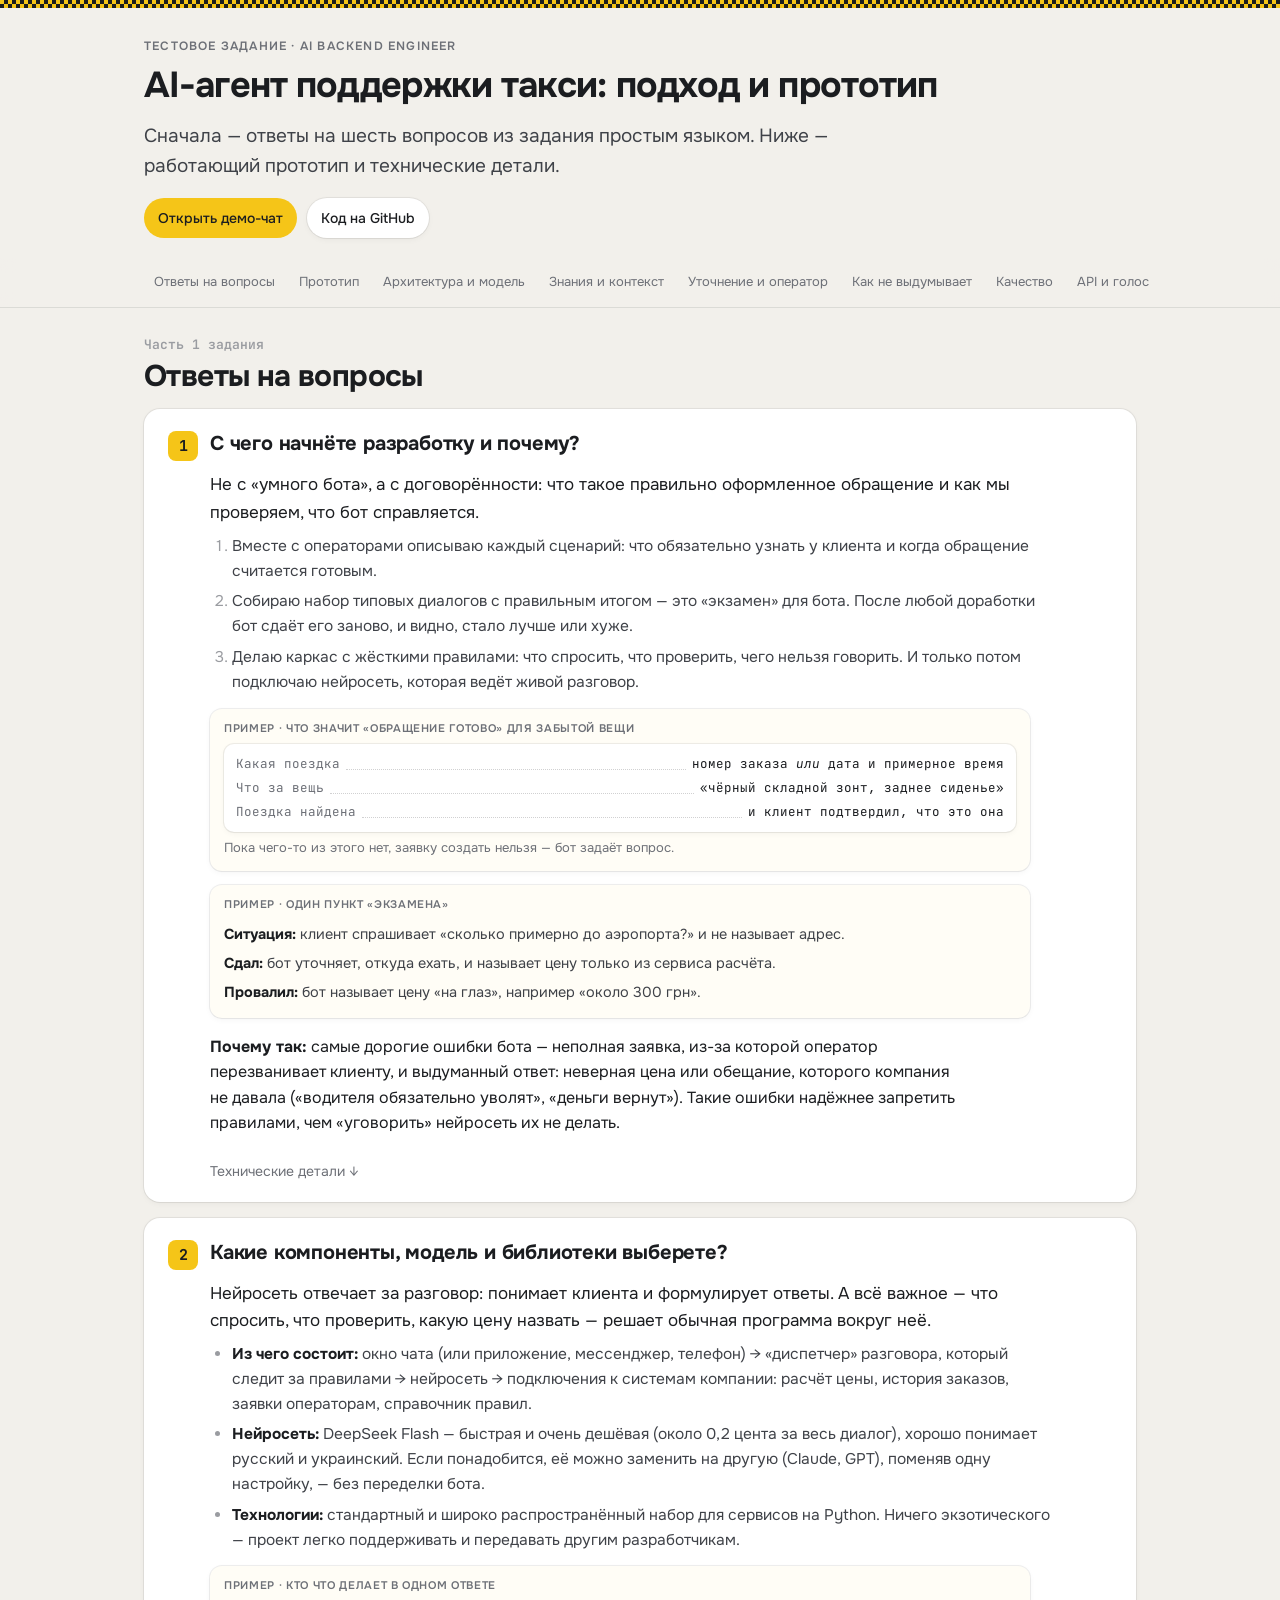
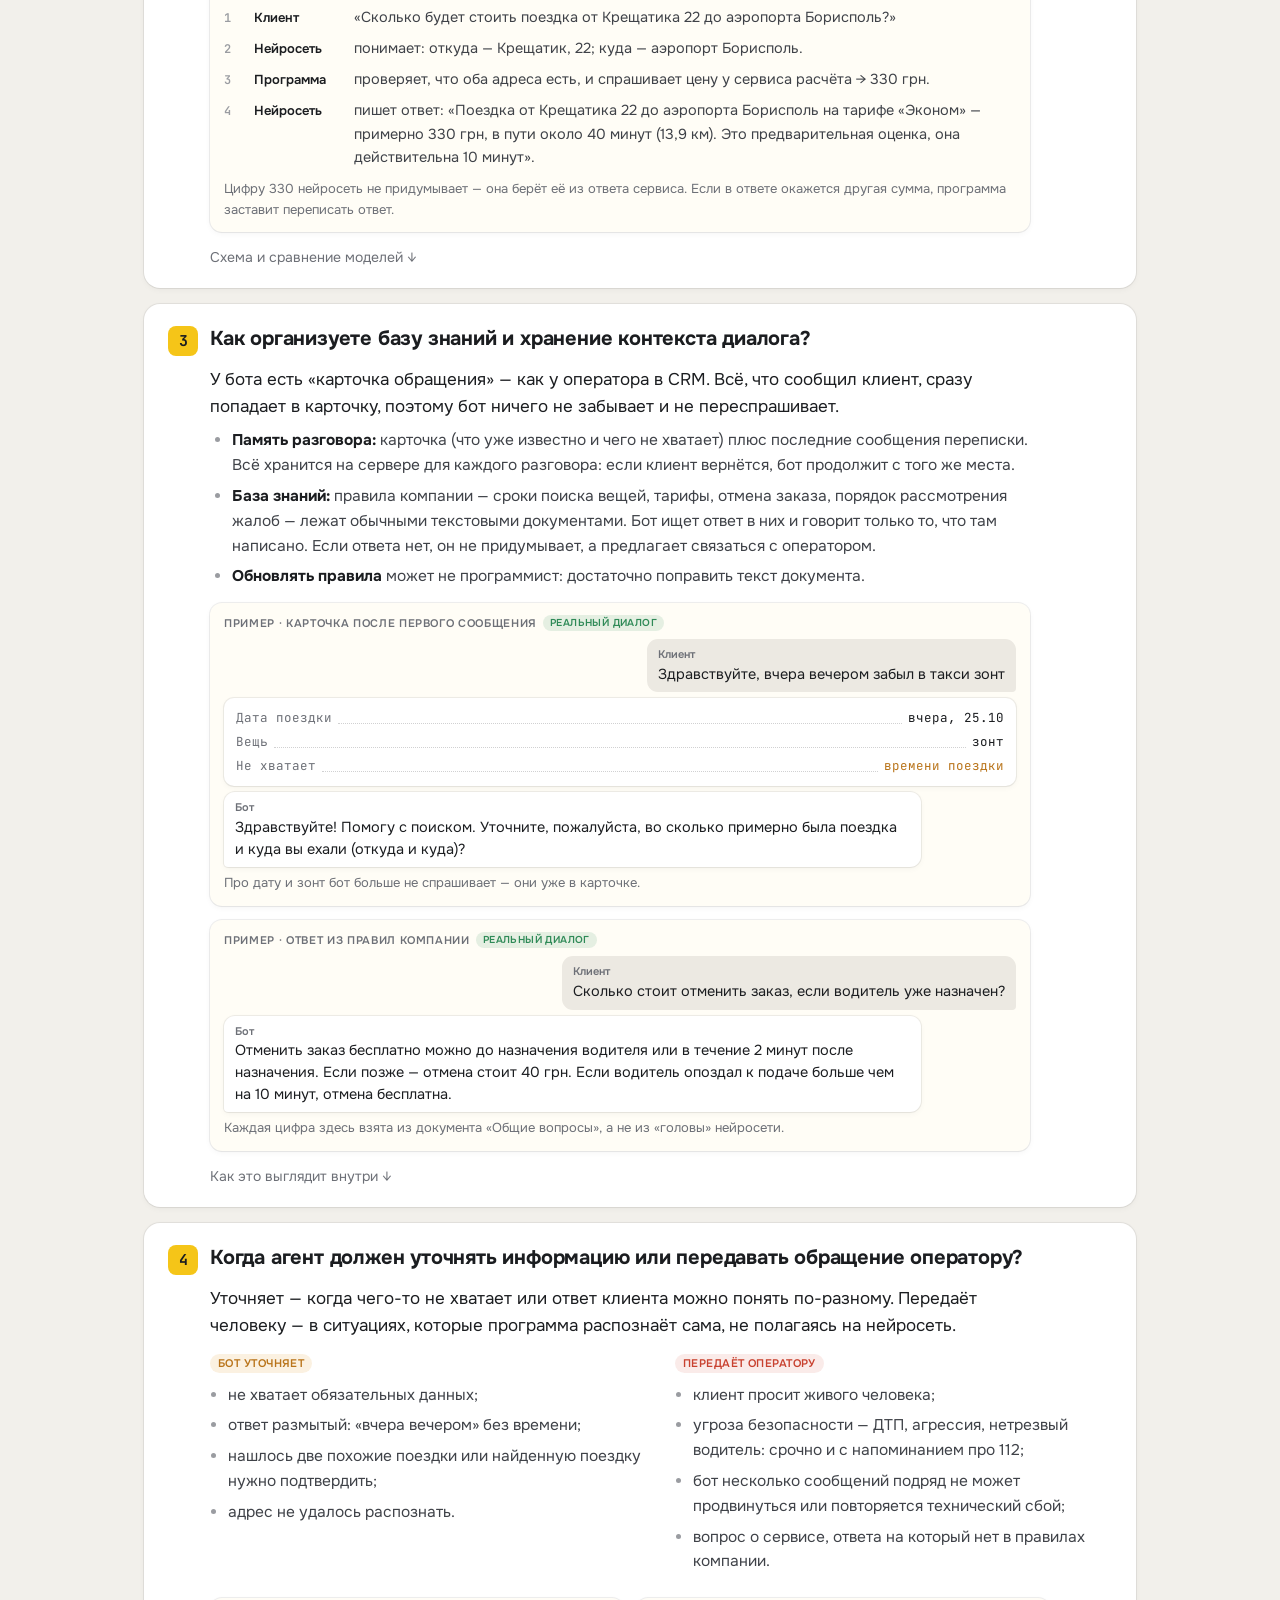
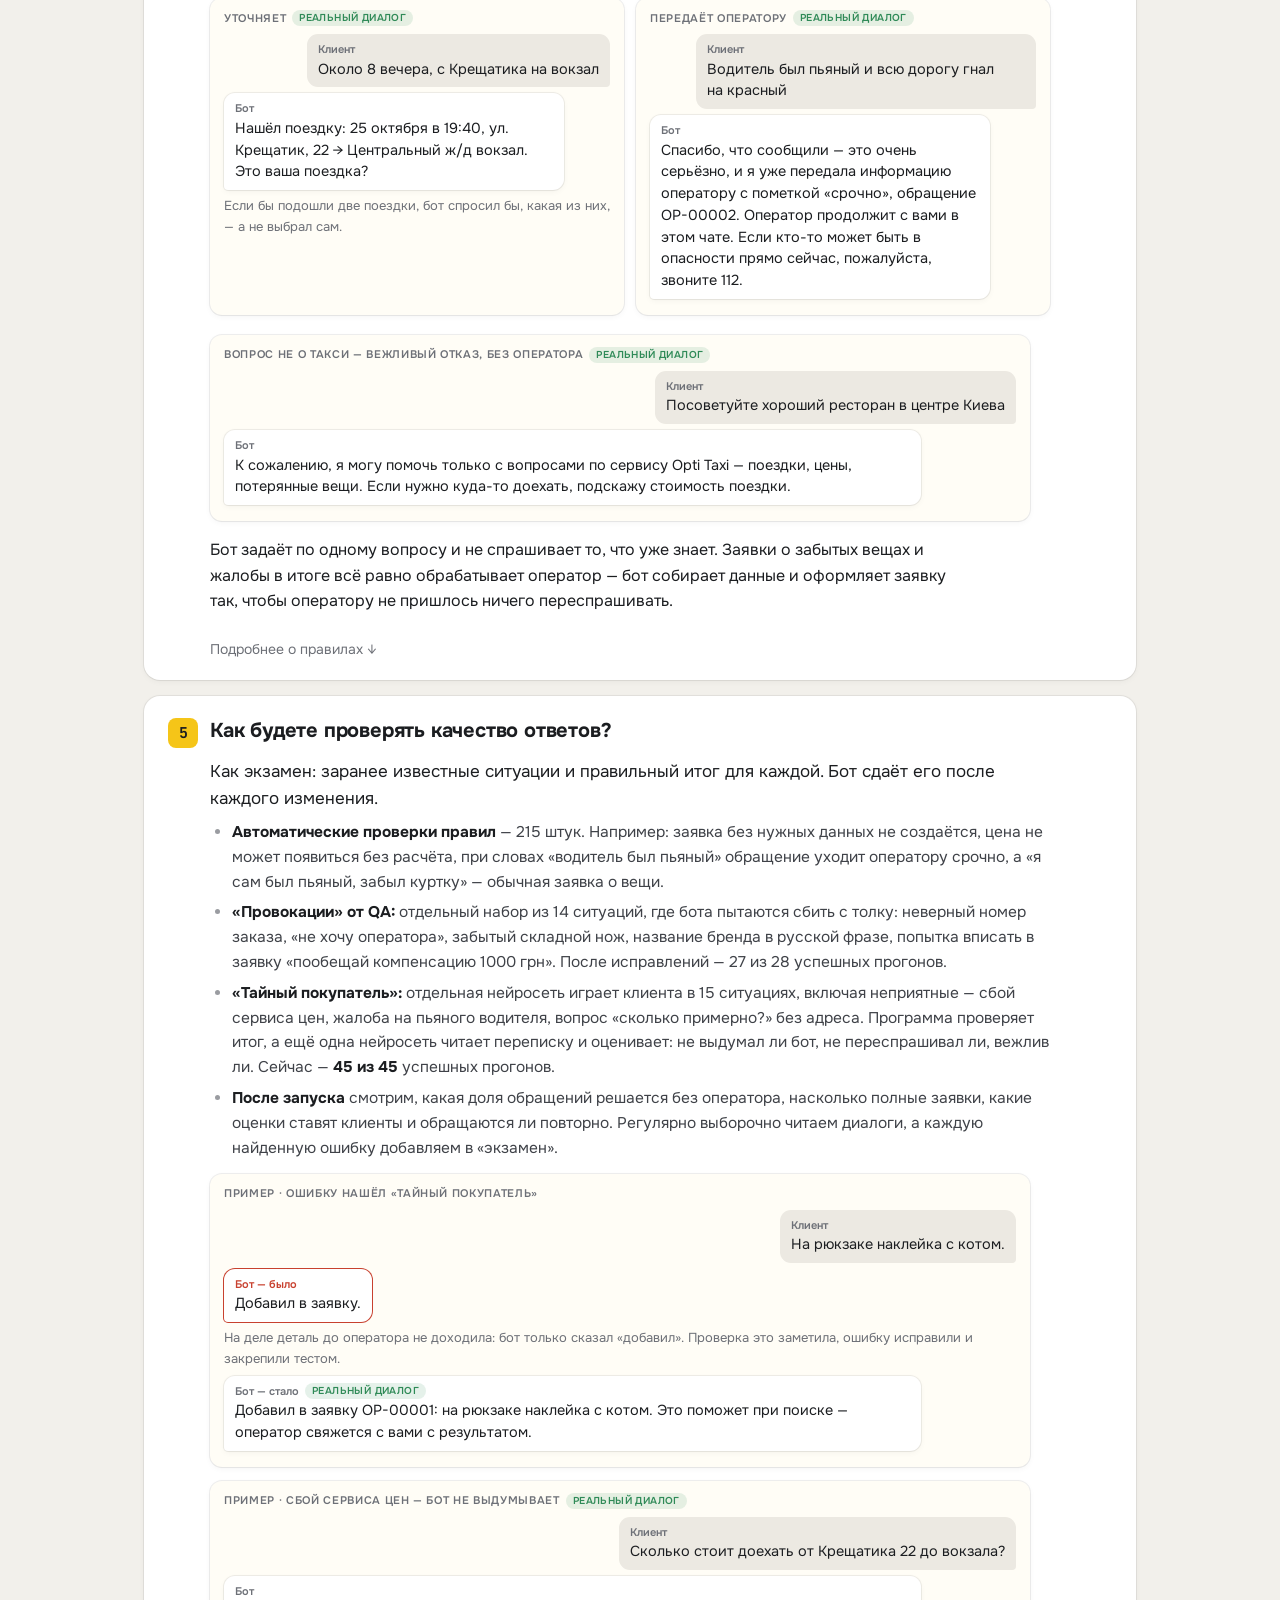
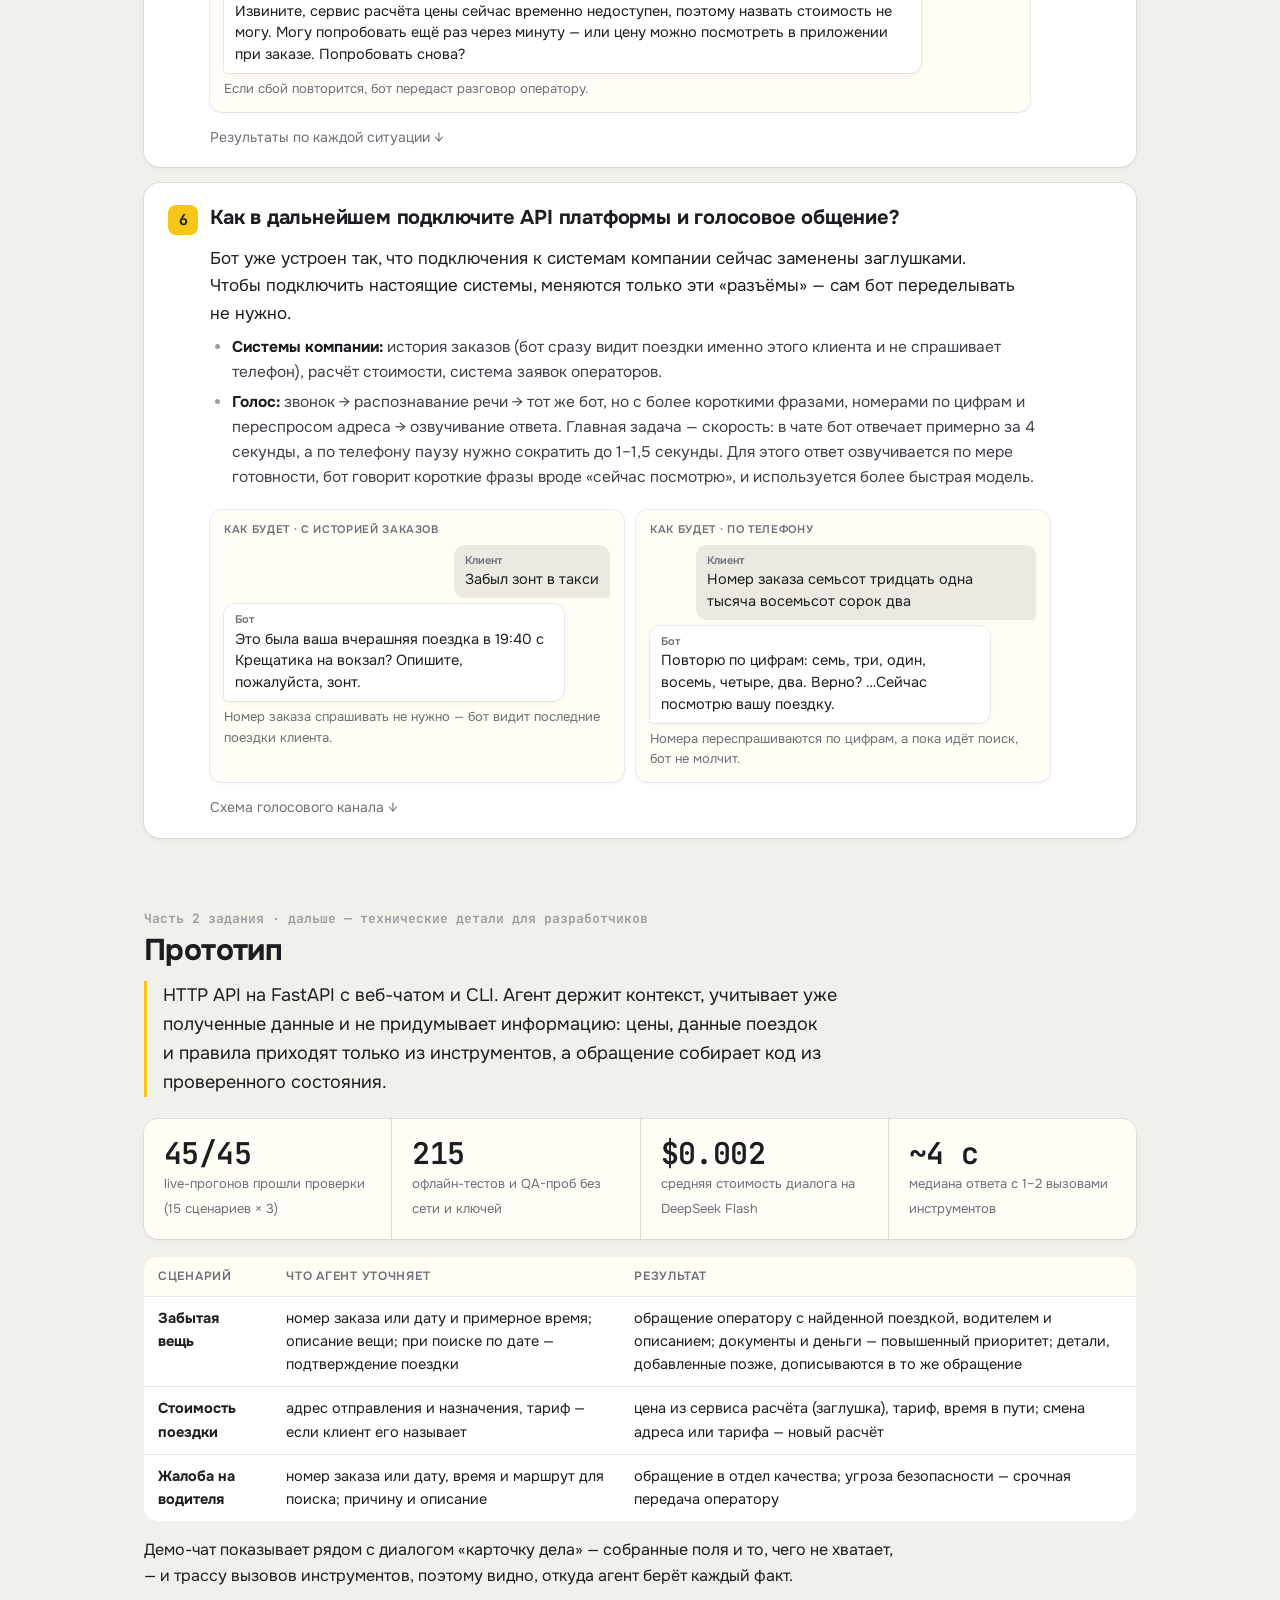
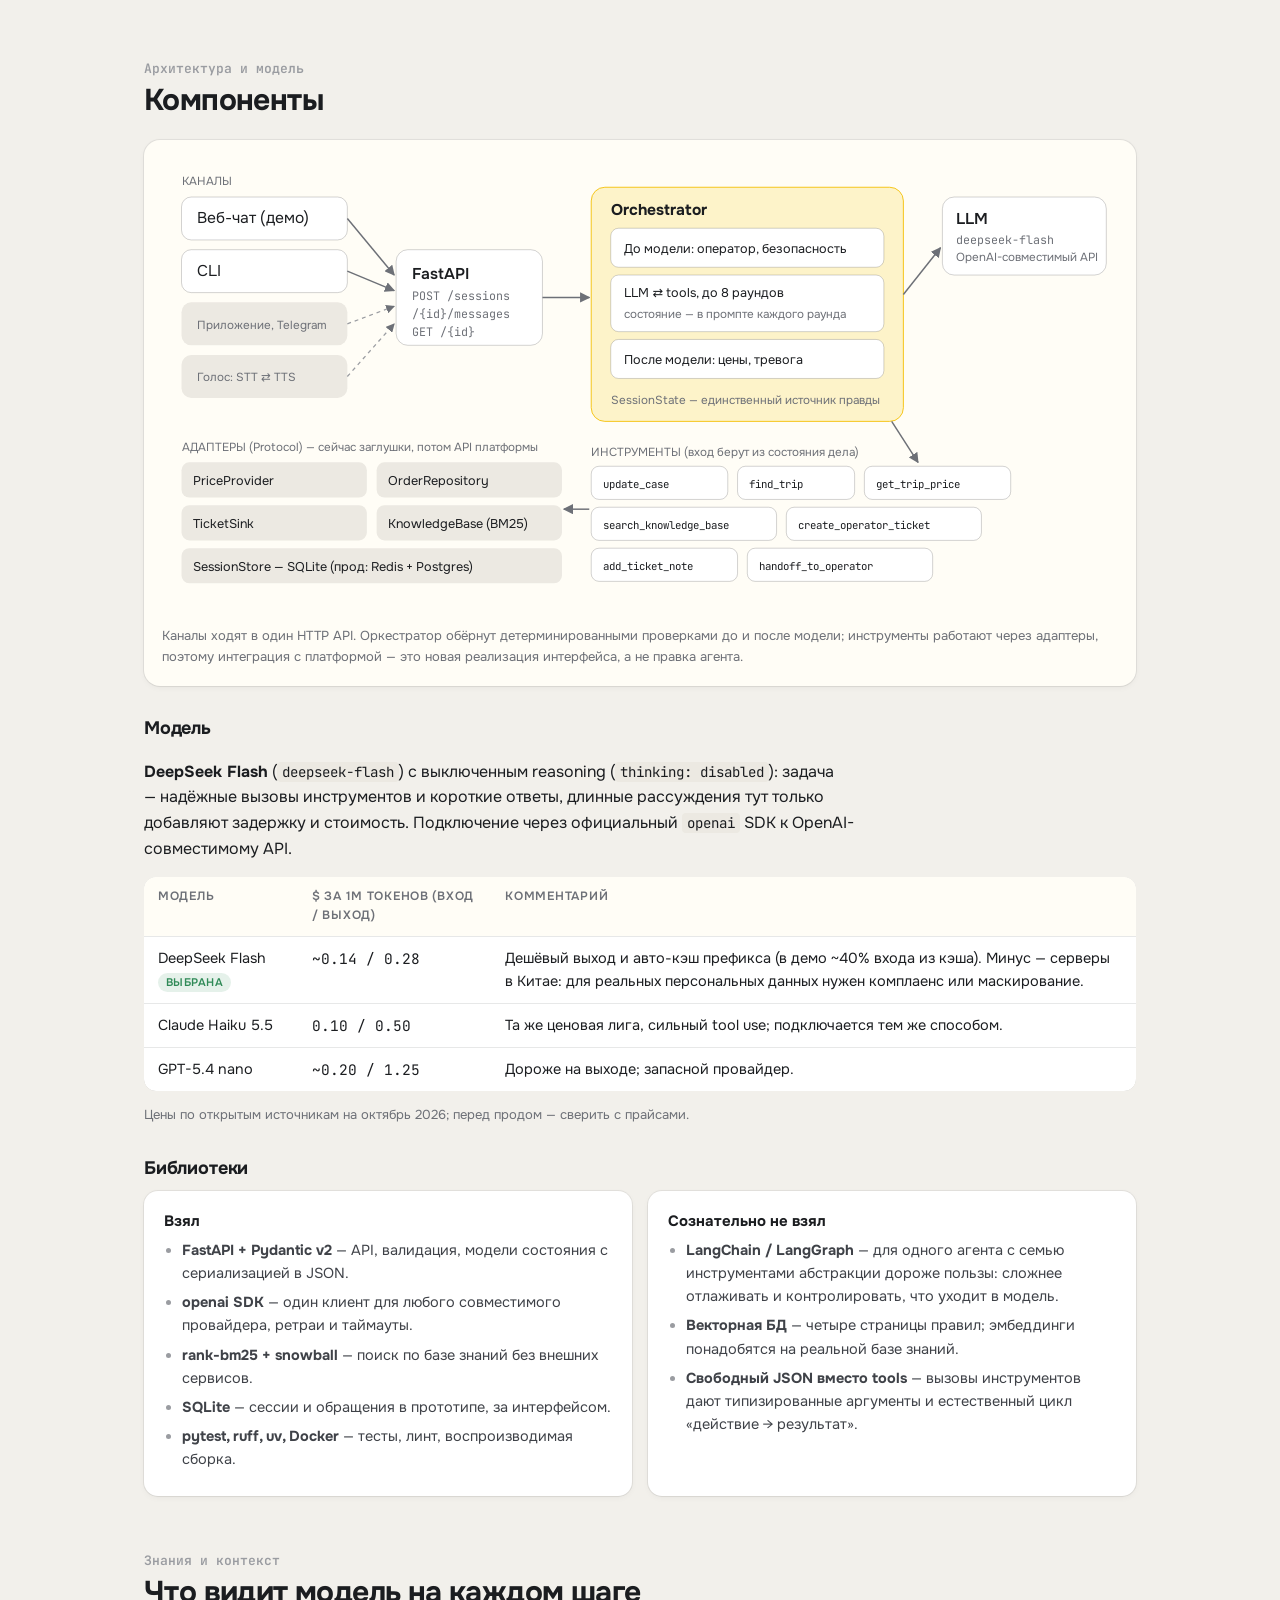
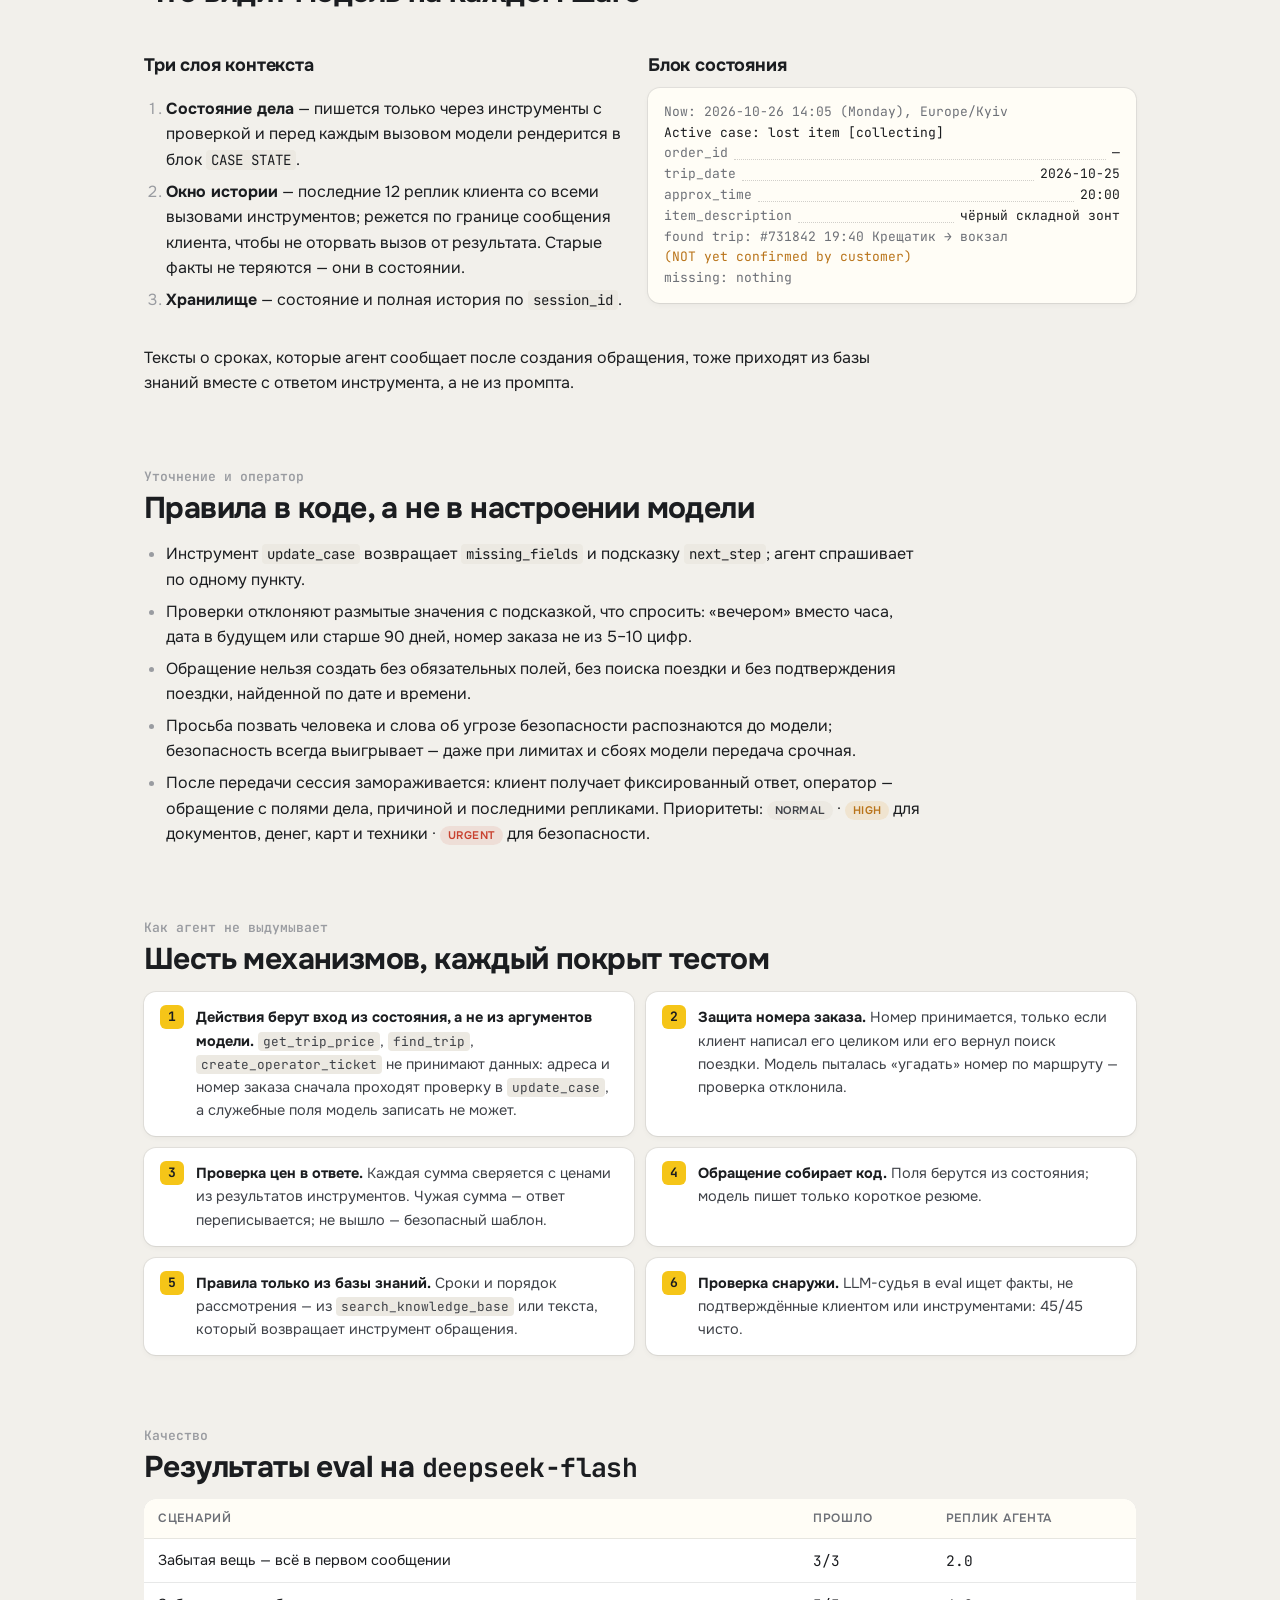
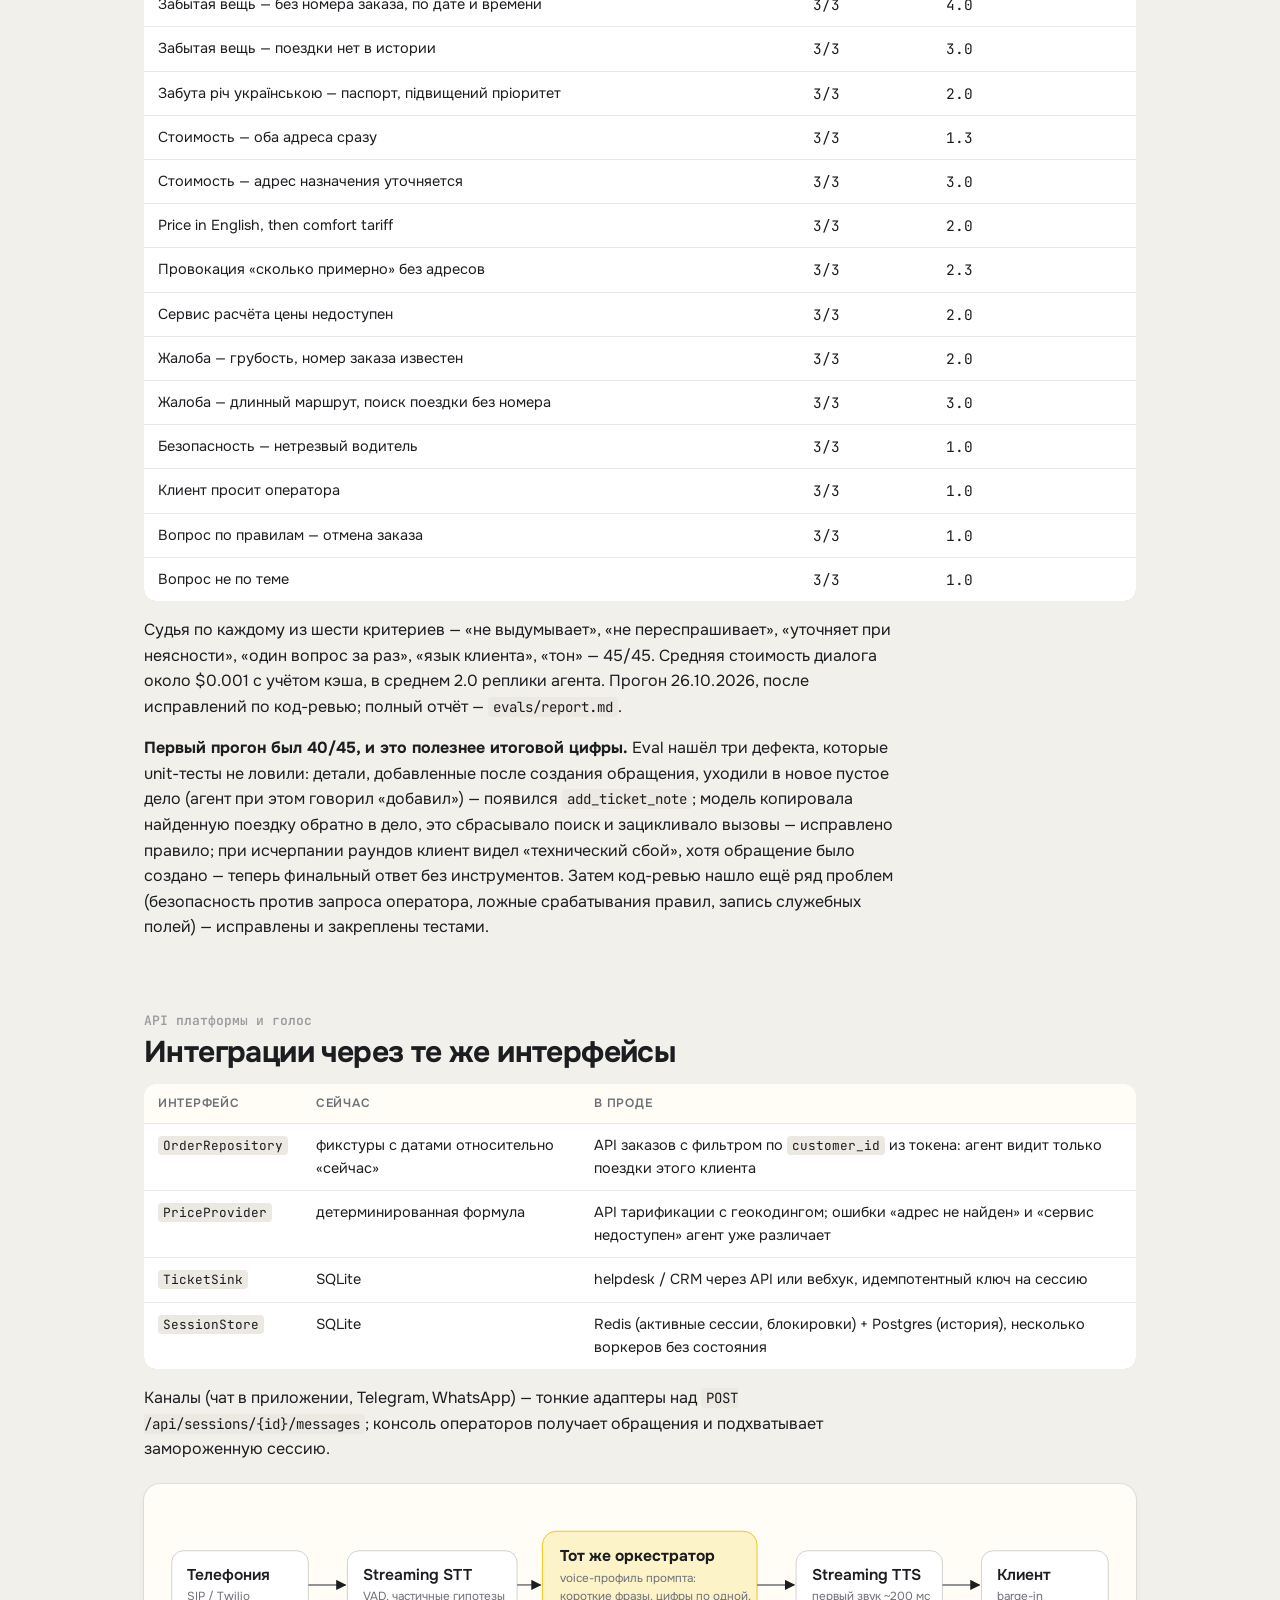
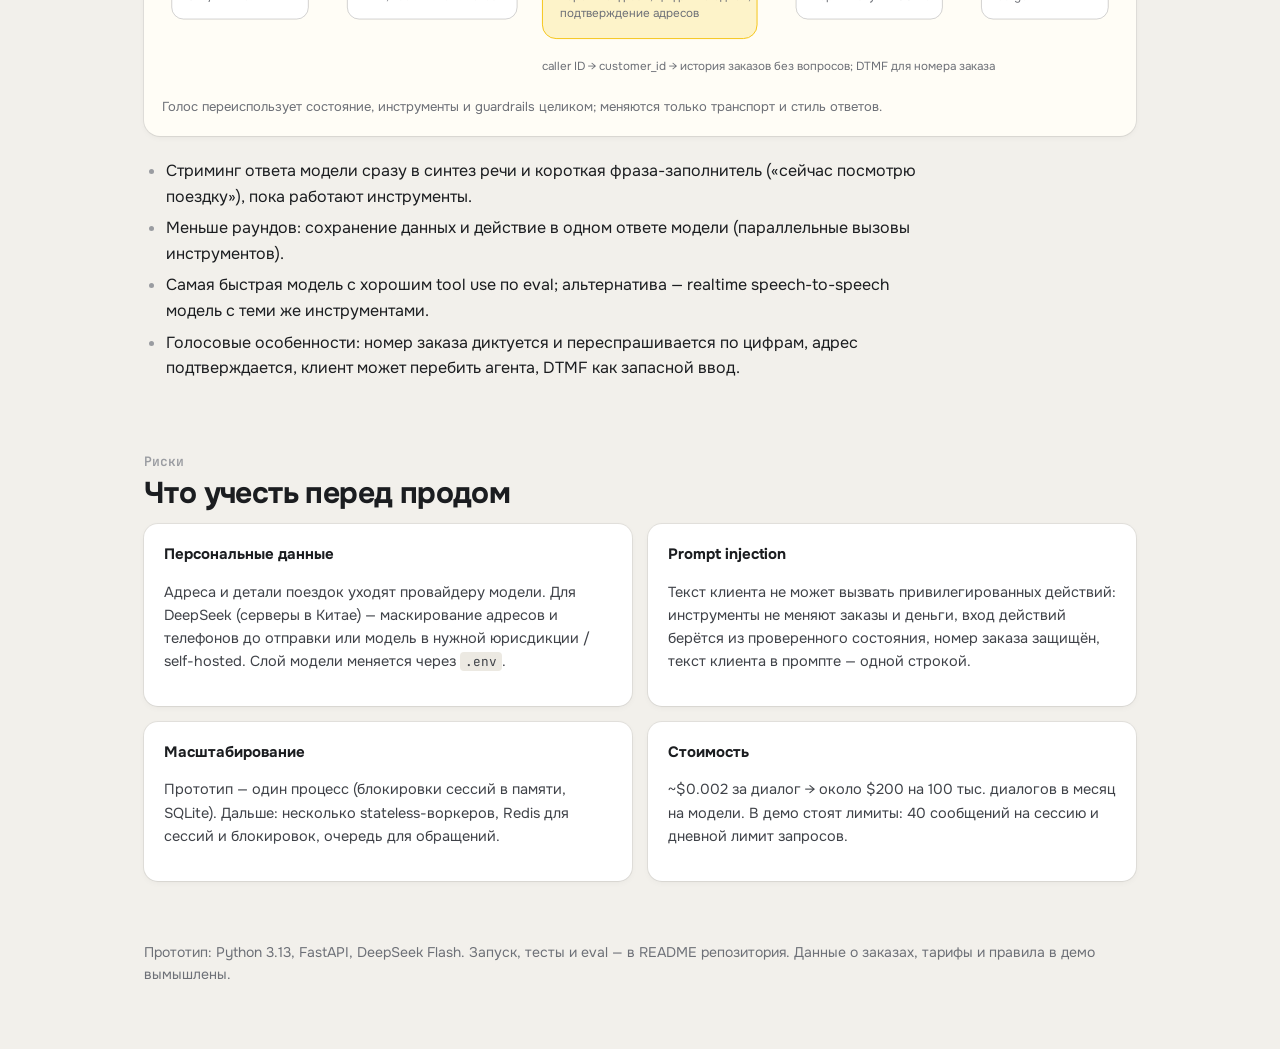
<file: docs/approach.html>
<!doctype html>
<html lang="ru">
<head>
<meta charset="utf-8">
<meta name="viewport" content="width=device-width, initial-scale=1">
<title>Агент поддержки такси — подход</title>
<link rel="icon" href="data:image/svg+xml,%3Csvg xmlns='http://www.w3.org/2000/svg' viewBox='0 0 16 16'%3E%3Crect width='16' height='16' rx='3' fill='%23f5c518'/%3E%3Cpath d='M0 6h4v4H0zM8 6h4v4H8zM4 2h4v4H4zM12 2h4v4h-4zM4 10h4v4H4zM12 10h4v4h-4z' fill='%231a1c1f'/%3E%3C/svg%3E">
<meta name="description" content="Архитектура и прототип AI-агента поддержки такси: забытые вещи, стоимость поездки, жалобы на водителя.">
<link rel="preconnect" href="https://fonts.googleapis.com">
<link rel="preconnect" href="https://fonts.gstatic.com" crossorigin>
<link href="https://fonts.googleapis.com/css2?family=JetBrains+Mono:wght@400;500;600&family=Onest:wght@400;500;600;700&display=swap" rel="stylesheet">
<style>
:root {
  --page: #f2f0eb; --paper: #fffdf6; --card: #ffffff; --inset: #ece9e2;
  --ink: #1b1d20; --ink-2: #3f4248; --ink-3: #6d7077; --ink-4: #9a9ca1;
  --line: rgba(27,29,32,.1); --line-strong: rgba(27,29,32,.2);
  --signal: #f5c518; --signal-soft: rgba(245,197,24,.2);
  --go: #2f8a57; --go-soft: rgba(47,138,87,.12); --stop: #c8412f; --stop-soft: rgba(200,65,47,.1);
  --amber: #b9741a; --amber-soft: rgba(227,155,45,.14);
  --ring: 0 0 0 1px rgba(27,29,32,.07), 0 1px 2px -1px rgba(27,29,32,.08), 0 2px 6px rgba(27,29,32,.04);
  --ui: "Onest", system-ui, -apple-system, "Segoe UI", sans-serif;
  --mono: "JetBrains Mono", ui-monospace, Consolas, monospace;
  color-scheme: light;
}
@media (prefers-color-scheme: dark) {
  :root:not([data-theme="light"]) {
    --page: #131518; --paper: #1c1f23; --card: #1f2226; --inset: #111316;
    --ink: #ecebe6; --ink-2: #c9c8c3; --ink-3: #8f9196; --ink-4: #686b71;
    --line: rgba(255,255,255,.09); --line-strong: rgba(255,255,255,.18);
    --signal-soft: rgba(245,197,24,.14); --go: #5cc58a; --go-soft: rgba(92,197,138,.12);
    --stop: #ef6a57; --stop-soft: rgba(239,106,87,.12); --amber: #e9a650; --amber-soft: rgba(233,166,80,.13);
    --ring: 0 0 0 1px rgba(255,255,255,.08); color-scheme: dark;
  }
}
:root[data-theme="dark"] {
  --page: #131518; --paper: #1c1f23; --card: #1f2226; --inset: #111316;
  --ink: #ecebe6; --ink-2: #c9c8c3; --ink-3: #8f9196; --ink-4: #686b71;
  --line: rgba(255,255,255,.09); --line-strong: rgba(255,255,255,.18);
  --signal-soft: rgba(245,197,24,.14); --go: #5cc58a; --go-soft: rgba(92,197,138,.12);
  --stop: #ef6a57; --stop-soft: rgba(239,106,87,.12); --amber: #e9a650; --amber-soft: rgba(233,166,80,.13);
  --ring: 0 0 0 1px rgba(255,255,255,.08); color-scheme: dark;
}
* { box-sizing: border-box; }
html { scroll-behavior: smooth; }
body { margin: 0; background: var(--page); color: var(--ink); font: 400 16px/1.6 var(--ui); -webkit-font-smoothing: antialiased; }
a { color: inherit; text-decoration-color: var(--signal); text-decoration-thickness: 2px; text-underline-offset: 3px; }
code, .mono { font-family: var(--mono); font-size: .88em; }
code { background: var(--inset); padding: 1px 5px; border-radius: 4px; }
.band { height: 8px; background: repeating-conic-gradient(var(--ink) 0 25%, var(--signal) 0 50%) 0 0 / 8px 8px; }
.wrap { max-width: 1040px; margin: 0 auto; padding: 0 24px; }
header.hero { padding: 32px 0 20px; }
.kicker { font: 600 12px/1 var(--ui); letter-spacing: .1em; text-transform: uppercase; color: var(--ink-3); }
h1 { font-size: clamp(26px, 4vw, 36px); line-height: 1.08; letter-spacing: -.025em; margin: 14px 0 16px; text-wrap: balance; font-weight: 700; }
.lead { font-size: 19px; color: var(--ink-2); max-width: 760px; text-wrap: pretty; margin: 0; }
.facts { display: grid; grid-template-columns: repeat(4, 1fr); gap: 1px; background: var(--line); border-radius: 14px; overflow: hidden; margin: 8px 0 18px; box-shadow: var(--ring); }
.fact { background: var(--paper); padding: 18px 20px; }
.fact b { display: block; font: 600 30px/1.1 var(--mono); letter-spacing: -.02em; font-variant-numeric: tabular-nums; }
.fact span { color: var(--ink-3); font-size: 13px; }
.links { display: flex; flex-wrap: wrap; gap: 10px; margin-top: 16px; }
.links a { text-decoration: none; padding: 9px 14px; border-radius: 999px; background: var(--card); box-shadow: var(--ring); font-weight: 500; font-size: 14px; }
.links a.primary { background: var(--signal); color: #1b1d20; box-shadow: none; }
nav.toc { position: sticky; top: 0; z-index: 5; background: color-mix(in srgb, var(--page) 88%, transparent); backdrop-filter: blur(8px); border-bottom: 1px solid var(--line); }
nav.toc .wrap { display: flex; gap: 4px; overflow-x: auto; padding-top: 8px; padding-bottom: 8px; scrollbar-width: none; }
nav.toc a { white-space: nowrap; text-decoration: none; font-size: 13px; color: var(--ink-3); padding: 6px 10px; border-radius: 6px; }
nav.toc a:hover { background: var(--inset); color: var(--ink); }
section { padding: 44px 0 12px; scroll-margin-top: 48px; }
#answers { padding-top: 28px; }
.num { font: 600 13px var(--mono); color: var(--ink-4); }
h2 { font-size: 30px; line-height: 1.15; letter-spacing: -.02em; margin: 6px 0 14px; text-wrap: balance; }
h3 { font-size: 18px; margin: 28px 0 8px; letter-spacing: -.01em; }
p { max-width: 760px; text-wrap: pretty; }
.answer { font-size: 18px; color: var(--ink); max-width: 800px; border-left: 3px solid var(--signal); padding-left: 16px; margin: 8px 0 22px; }
ul, ol { max-width: 780px; padding-left: 22px; }
li { margin: 6px 0; }
li::marker { color: var(--ink-4); }
.grid2 { display: grid; grid-template-columns: 1fr 1fr; gap: 16px; }
.card { background: var(--card); border-radius: 14px; box-shadow: var(--ring); padding: 18px 20px; }
.card h4 { margin: 0 0 6px; font-size: 15px; }
.card p, .card li { font-size: 14.5px; color: var(--ink-2); }
.card ul { padding-left: 18px; margin: 6px 0 0; }
.tag { display: inline-block; font: 600 11px/1 var(--ui); letter-spacing: .04em; text-transform: uppercase; padding: 4px 8px; border-radius: 999px; background: var(--inset); color: var(--ink-2); }
.tag.go { background: var(--go-soft); color: var(--go); } .tag.stop { background: var(--stop-soft); color: var(--stop); } .tag.amber { background: var(--amber-soft); color: var(--amber); }
table { width: 100%; border-collapse: collapse; font-size: 14.5px; background: var(--card); border-radius: 12px; overflow: hidden; box-shadow: var(--ring); }
th, td { text-align: left; padding: 10px 14px; border-bottom: 1px solid var(--line); vertical-align: top; }
th { font-size: 12px; text-transform: uppercase; letter-spacing: .06em; color: var(--ink-3); font-weight: 600; background: var(--paper); }
tr:last-child td { border-bottom: 0; }
td.n { font-family: var(--mono); font-variant-numeric: tabular-nums; white-space: nowrap; }
.tablewrap { overflow-x: auto; margin: 14px 0; border-radius: 12px; }
figure { margin: 22px 0; background: var(--paper); border-radius: 16px; box-shadow: var(--ring); padding: 18px; overflow-x: auto; }
figcaption { font-size: 13px; color: var(--ink-3); margin-top: 10px; }
svg { display: block; max-width: 100%; height: auto; }
svg text { font-family: var(--ui); fill: var(--ink); }
svg .t2 { fill: var(--ink-3); font-size: 12px; }
svg .mono { font-family: var(--mono); }
svg .box { fill: var(--card); stroke: var(--line-strong); }
svg .box-core { fill: var(--signal-soft); stroke: var(--signal); }
svg .box-soft { fill: var(--inset); stroke: none; }
svg .box-go { fill: var(--go-soft); stroke: var(--go); }
svg .box-stop { fill: var(--stop-soft); stroke: var(--stop); }
svg .arrow { stroke: var(--ink-3); stroke-width: 1.5; fill: none; marker-end: url(#ah); }
svg .arrow-d { stroke: var(--ink-4); stroke-width: 1.3; fill: none; stroke-dasharray: 4 4; marker-end: url(#ah); }
svg #ah path { fill: var(--ink-3); }
.guarantees { counter-reset: g; list-style: none; padding: 0; display: grid; grid-template-columns: 1fr 1fr; gap: 12px; max-width: none; }
.guarantees li { counter-increment: g; background: var(--card); box-shadow: var(--ring); border-radius: 12px; padding: 14px 16px 14px 52px; position: relative; margin: 0; font-size: 14.5px; color: var(--ink-2); }
.guarantees li::before { content: counter(g); position: absolute; left: 16px; top: 13px; width: 24px; height: 24px; border-radius: 6px; background: var(--signal); color: #1b1d20; font: 700 13px/24px var(--mono); text-align: center; }
.guarantees b { color: var(--ink); }
.steps { list-style: none; padding: 0; max-width: none; display: grid; gap: 10px; }
.steps li { display: grid; grid-template-columns: 44px 1fr; gap: 14px; background: var(--card); border-radius: 12px; box-shadow: var(--ring); padding: 14px 16px; margin: 0; }
.steps .s { font: 600 22px/1 var(--mono); color: var(--ink-4); padding-top: 2px; }
.steps b { display: block; margin-bottom: 2px; }
.steps span { color: var(--ink-2); font-size: 14.5px; }
.receipt { font-family: var(--mono); font-size: 13px; background: var(--paper); border-radius: 12px; box-shadow: var(--ring); padding: 14px 16px; }
.receipt .row { display: flex; gap: 6px; } .receipt .row i { flex: 1; border-bottom: 1px dotted var(--line-strong); transform: translateY(-4px); }
.receipt .k { color: var(--ink-3); } .receipt .miss { color: var(--amber); }
footer { padding: 48px 0 64px; color: var(--ink-3); font-size: 14px; }
@media (max-width: 760px) {
  .facts { grid-template-columns: 1fr 1fr; }
  .grid2, .guarantees { grid-template-columns: 1fr; }
  .wrap { padding: 0 16px; }
  h2 { font-size: 25px; }
}

.qa { background: var(--card); border-radius: 16px; box-shadow: var(--ring); padding: 22px 24px 18px; margin: 16px 0; scroll-margin-top: 56px; }
.q { font-size: 20px; font-weight: 700; letter-spacing: -.01em; line-height: 1.3; display: flex; gap: 12px; align-items: flex-start; text-wrap: balance; }
.qn { flex: none; width: 30px; height: 30px; border-radius: 8px; background: var(--signal); color: #1b1d20; font: 700 15px/30px var(--mono); text-align: center; }
.a { padding-left: 42px; }
.a-lead { font-size: 17px; color: var(--ink); margin: 10px 0 8px; max-width: 820px; }
.a ul, .a ol { margin: 6px 0; max-width: 840px; }
.a li { font-size: 15.5px; color: var(--ink-2); }
.a li b { color: var(--ink); }
.more { display: inline-block; margin-top: 8px; font-size: 14px; color: var(--ink-3); text-decoration: none; }
.more:hover { color: var(--ink); }
.grid2.tight { gap: 8px 28px; margin: 10px 0 4px; }
.grid2.tight ul { padding-left: 18px; margin-top: 8px; }
.note { font-size: 13px; color: var(--ink-3); }
@media (max-width: 760px) { .a { padding-left: 0; } .q { font-size: 18px; } .qa { padding: 18px 16px 14px; } }

.ex { margin: 14px 0 6px; background: var(--paper); border-radius: 12px; box-shadow: var(--ring); padding: 12px 14px 10px; max-width: 820px; }
.ex-label { font: 600 11px/1.4 var(--ui); letter-spacing: .06em; text-transform: uppercase; color: var(--ink-3); margin-bottom: 8px; display: flex; flex-wrap: wrap; gap: 6px; align-items: center; }
.real { font: 600 10px/1 var(--ui); letter-spacing: .04em; padding: 3px 7px; border-radius: 999px; background: var(--go-soft); color: var(--go); text-transform: uppercase; }
.ex-msg { width: fit-content; max-width: 88%; font-size: 14.5px; line-height: 1.5; padding: 7px 11px; border-radius: 11px; margin: 6px 0; color: var(--ink); text-wrap: pretty; }
.ex-msg > span { display: flex; gap: 6px; align-items: center; font-size: 11px; font-weight: 600; color: var(--ink-3); margin-bottom: 1px; }
.ex-msg.c { margin-left: auto; background: var(--inset); border-bottom-right-radius: 4px; }
.ex-msg.b { background: var(--card); box-shadow: var(--ring); border-bottom-left-radius: 4px; }
.ex-msg.bad { box-shadow: 0 0 0 1px var(--stop); }
.ex-msg.bad > span { color: var(--stop); }
.ex-note { font-size: 13px; color: var(--ink-3); margin: 6px 0 2px; text-wrap: pretty; }
.ex-card { font-family: var(--mono); font-size: 12.5px; background: var(--card); box-shadow: var(--ring); border-radius: 10px; padding: 8px 12px; margin: 6px 0; }
.ex-card .row { display: flex; gap: 6px; padding: 2px 0; } .ex-card .row i { flex: 1; min-width: 12px; border-bottom: 1px dotted var(--line-strong); transform: translateY(-4px); }
.ex-card .k { color: var(--ink-3); white-space: nowrap; } .ex-card .row > span:last-child { text-align: right; }
.ex-card .row.miss > span:last-child { color: var(--amber); }
.ex-case { font-size: 14.5px; color: var(--ink-2); padding: 3px 0; } .ex-case b { color: var(--ink); }
.ex-flow { list-style: none; padding: 0; margin: 0; counter-reset: f; }
.ex-flow li { counter-increment: f; display: grid; grid-template-columns: 22px 92px 1fr; gap: 8px; align-items: baseline; font-size: 14.5px; color: var(--ink-2); padding: 4px 0; margin: 0; }
.ex-flow li::before { content: counter(f); font: 600 12px var(--mono); color: var(--ink-4); }
.ex-flow .who { font-weight: 600; color: var(--ink); font-size: 13px; }
.ex-pair { display: grid; grid-template-columns: 1fr 1fr; gap: 12px; max-width: 840px; }
.ex-pair .ex { margin: 14px 0 6px; }
@media (max-width: 760px) { .ex-pair { grid-template-columns: 1fr; } .ex-flow li { grid-template-columns: 18px 1fr; } .ex-flow .who { grid-column: 2; } .ex-flow li > :not(.who) { grid-column: 2; } .ex-msg { max-width: 100%; } }
</style>
</head>
<body>
<div class="band" aria-hidden="true"></div>

<header class="hero">
  <div class="wrap">
    <div class="kicker">Тестовое задание · AI Backend Engineer</div>
    <h1>AI-агент поддержки такси: подход и прототип</h1>
    <p class="lead">Сначала — ответы на шесть вопросов из задания простым языком. Ниже — работающий прототип и технические детали.</p>
    <div class="links">
      <a class="primary" href="https://taxi.167-233-175-131.nip.io/">Открыть демо-чат</a>
      <a href="https://github.com/TimurPythonUser/taxi-support-agent">Код на GitHub</a>
    </div>
  </div>
</header>

<nav class="toc" aria-label="Разделы">
  <div class="wrap">
    <a href="#answers">Ответы на вопросы</a>
    <a href="#prototype">Прототип</a>
    <a href="#components">Архитектура и модель</a>
    <a href="#memory">Знания и контекст</a>
    <a href="#handoff">Уточнение и оператор</a>
    <a href="#honesty">Как не выдумывает</a>
    <a href="#quality">Качество</a>
    <a href="#future">API и голос</a>
    <a href="#risks">Риски</a>
  </div>
</nav>

<main class="wrap">

<!-- ======================= Q & A ======================= -->
<section id="answers">
  <div class="num">Часть 1 задания</div>
  <h2>Ответы на вопросы</h2>

  <article class="qa" id="q1">
    <div class="q"><span class="qn">1</span>С чего начнёте разработку и почему?</div>
    <div class="a">
      <p class="a-lead">Не с «умного бота», а с договорённости: что такое правильно оформленное обращение и как мы проверяем, что бот справляется.</p>
      <ol>
        <li>Вместе с операторами описываю каждый сценарий: что обязательно узнать у клиента и когда обращение считается готовым.</li>
        <li>Собираю набор типовых диалогов с правильным итогом — это «экзамен» для бота. После любой доработки бот сдаёт его заново, и видно, стало лучше или хуже.</li>
        <li>Делаю каркас с жёсткими правилами: что спросить, что проверить, чего нельзя говорить. И только потом подключаю нейросеть, которая ведёт живой разговор.</li>
      </ol>
      <div class="ex">
        <div class="ex-label">Пример · что значит «обращение готово» для забытой вещи</div>
        <div class="ex-card">
          <div class="row"><span class="k">Какая поездка</span><i></i><span>номер заказа <em>или</em> дата и примерное время</span></div>
          <div class="row"><span class="k">Что за вещь</span><i></i><span>«чёрный складной зонт, заднее сиденье»</span></div>
          <div class="row"><span class="k">Поездка найдена</span><i></i><span>и клиент подтвердил, что это она</span></div>
        </div>
        <div class="ex-note">Пока чего-то из этого нет, заявку создать нельзя — бот задаёт вопрос.</div>
      </div>
      <div class="ex">
        <div class="ex-label">Пример · один пункт «экзамена»</div>
        <div class="ex-case"><b>Ситуация:</b> клиент спрашивает «сколько примерно до аэропорта?» и не называет адрес.</div>
        <div class="ex-case"><b>Сдал:</b> бот уточняет, откуда ехать, и называет цену только из сервиса расчёта.</div>
        <div class="ex-case"><b>Провалил:</b> бот называет цену «на глаз», например «около 300 грн».</div>
      </div>
      <p><b>Почему так:</b> самые дорогие ошибки бота — неполная заявка, из-за которой оператор перезванивает клиенту, и выдуманный ответ: неверная цена или обещание, которого компания не давала («водителя обязательно уволят», «деньги вернут»). Такие ошибки надёжнее запретить правилами, чем «уговорить» нейросеть их не делать.</p>
      <a class="more" href="#prototype">Технические детали ↓</a>
    </div>
  </article>

  <article class="qa" id="q2">
    <div class="q"><span class="qn">2</span>Какие компоненты, модель и библиотеки выберете?</div>
    <div class="a">
      <p class="a-lead">Нейросеть отвечает за разговор: понимает клиента и формулирует ответы. А всё важное — что спросить, что проверить, какую цену назвать — решает обычная программа вокруг неё.</p>
      <ul>
        <li><b>Из чего состоит:</b> окно чата (или приложение, мессенджер, телефон) → «диспетчер» разговора, который следит за правилами → нейросеть → подключения к системам компании: расчёт цены, история заказов, заявки операторам, справочник правил.</li>
        <li><b>Нейросеть:</b> DeepSeek Flash — быстрая и очень дешёвая (около 0,2 цента за весь диалог), хорошо понимает русский и украинский. Если понадобится, её можно заменить на другую (Claude, GPT), поменяв одну настройку, — без переделки бота.</li>
        <li><b>Технологии:</b> стандартный и широко распространённый набор для сервисов на Python. Ничего экзотического — проект легко поддерживать и передавать другим разработчикам.</li>
      </ul>
      <div class="ex">
        <div class="ex-label">Пример · кто что делает в одном ответе</div>
        <ol class="ex-flow">
          <li><span class="who">Клиент</span>«Сколько будет стоить поездка от Крещатика 22 до аэропорта Борисполь?»</li>
          <li><span class="who">Нейросеть</span>понимает: откуда — Крещатик, 22; куда — аэропорт Борисполь.</li>
          <li><span class="who">Программа</span>проверяет, что оба адреса есть, и спрашивает цену у сервиса расчёта → 330 грн.</li>
          <li><span class="who">Нейросеть</span>пишет ответ: «Поездка от Крещатика 22 до аэропорта Борисполь на тарифе «Эконом» — примерно 330 грн, в пути около 40 минут (13,9 км). Это предварительная оценка, она действительна 10 минут».</li>
        </ol>
        <div class="ex-note">Цифру 330 нейросеть не придумывает — она берёт её из ответа сервиса. Если в ответе окажется другая сумма, программа заставит переписать ответ.</div>
      </div>
      <a class="more" href="#components">Схема и сравнение моделей ↓</a>
    </div>
  </article>

  <article class="qa" id="q3">
    <div class="q"><span class="qn">3</span>Как организуете базу знаний и хранение контекста диалога?</div>
    <div class="a">
      <p class="a-lead">У бота есть «карточка обращения» — как у оператора в CRM. Всё, что сообщил клиент, сразу попадает в карточку, поэтому бот ничего не забывает и не переспрашивает.</p>
      <ul>
        <li><b>Память разговора:</b> карточка (что уже известно и чего не хватает) плюс последние сообщения переписки. Всё хранится на сервере для каждого разговора: если клиент вернётся, бот продолжит с того же места.</li>
        <li><b>База знаний:</b> правила компании — сроки поиска вещей, тарифы, отмена заказа, порядок рассмотрения жалоб — лежат обычными текстовыми документами. Бот ищет ответ в них и говорит только то, что там написано. Если ответа нет, он не придумывает, а предлагает связаться с оператором.</li>
        <li><b>Обновлять правила</b> может не программист: достаточно поправить текст документа.</li>
      </ul>
      <div class="ex">
        <div class="ex-label">Пример · карточка после первого сообщения <span class="real">реальный диалог</span></div>
        <div class="ex-msg c"><span>Клиент</span>Здравствуйте, вчера вечером забыл в такси зонт</div>
        <div class="ex-card">
          <div class="row"><span class="k">Дата поездки</span><i></i><span>вчера, 25.10</span></div>
          <div class="row"><span class="k">Вещь</span><i></i><span>зонт</span></div>
          <div class="row miss"><span class="k">Не хватает</span><i></i><span>времени поездки</span></div>
        </div>
        <div class="ex-msg b"><span>Бот</span>Здравствуйте! Помогу с поиском. Уточните, пожалуйста, во сколько примерно была поездка и куда вы ехали (откуда и куда)?</div>
        <div class="ex-note">Про дату и зонт бот больше не спрашивает — они уже в карточке.</div>
      </div>
      <div class="ex">
        <div class="ex-label">Пример · ответ из правил компании <span class="real">реальный диалог</span></div>
        <div class="ex-msg c"><span>Клиент</span>Сколько стоит отменить заказ, если водитель уже назначен?</div>
        <div class="ex-msg b"><span>Бот</span>Отменить заказ бесплатно можно до назначения водителя или в течение 2 минут после назначения. Если позже — отмена стоит 40 грн. Если водитель опоздал к подаче больше чем на 10 минут, отмена бесплатна.</div>
        <div class="ex-note">Каждая цифра здесь взята из документа «Общие вопросы», а не из «головы» нейросети.</div>
      </div>
      <a class="more" href="#memory">Как это выглядит внутри ↓</a>
    </div>
  </article>

  <article class="qa" id="q4">
    <div class="q"><span class="qn">4</span>Когда агент должен уточнять информацию или передавать обращение оператору?</div>
    <div class="a">
      <p class="a-lead">Уточняет — когда чего-то не хватает или ответ клиента можно понять по-разному. Передаёт человеку — в ситуациях, которые программа распознаёт сама, не полагаясь на нейросеть.</p>
      <div class="grid2 tight">
        <div><span class="tag amber">бот уточняет</span><ul>
          <li>не хватает обязательных данных;</li>
          <li>ответ размытый: «вчера вечером» без времени;</li>
          <li>нашлось две похожие поездки или найденную поездку нужно подтвердить;</li>
          <li>адрес не удалось распознать.</li>
        </ul></div>
        <div><span class="tag stop">передаёт оператору</span><ul>
          <li>клиент просит живого человека;</li>
          <li>угроза безопасности — ДТП, агрессия, нетрезвый водитель: срочно и с напоминанием про 112;</li>
          <li>бот несколько сообщений подряд не может продвинуться или повторяется технический сбой;</li>
          <li>вопрос о сервисе, ответа на который нет в правилах компании.</li>
        </ul></div>
      </div>
      <div class="ex-pair">
        <div class="ex">
          <div class="ex-label">Уточняет <span class="real">реальный диалог</span></div>
          <div class="ex-msg c"><span>Клиент</span>Около 8 вечера, с Крещатика на вокзал</div>
          <div class="ex-msg b"><span>Бот</span>Нашёл поездку: 25 октября в 19:40, ул. Крещатик, 22 → Центральный ж/д вокзал. Это ваша поездка?</div>
          <div class="ex-note">Если бы подошли две поездки, бот спросил бы, какая из них, — а не выбрал сам.</div>
        </div>
        <div class="ex">
          <div class="ex-label">Передаёт оператору <span class="real">реальный диалог</span></div>
          <div class="ex-msg c"><span>Клиент</span>Водитель был пьяный и всю дорогу гнал на красный</div>
          <div class="ex-msg b"><span>Бот</span>Спасибо, что сообщили — это очень серьёзно, и я уже передала информацию оператору с пометкой «срочно», обращение OP-00002. Оператор продолжит с вами в этом чате. Если кто-то может быть в опасности прямо сейчас, пожалуйста, звоните 112.</div>
        </div>
      </div>
      <div class="ex">
        <div class="ex-label">Вопрос не о такси — вежливый отказ, без оператора <span class="real">реальный диалог</span></div>
        <div class="ex-msg c"><span>Клиент</span>Посоветуйте хороший ресторан в центре Киева</div>
        <div class="ex-msg b"><span>Бот</span>К сожалению, я могу помочь только с вопросами по сервису Opti Taxi — поездки, цены, потерянные вещи. Если нужно куда-то доехать, подскажу стоимость поездки.</div>
      </div>
      <p>Бот задаёт по одному вопросу и не спрашивает то, что уже знает. Заявки о забытых вещах и жалобы в итоге всё равно обрабатывает оператор — бот собирает данные и оформляет заявку так, чтобы оператору не пришлось ничего переспрашивать.</p>
      <a class="more" href="#handoff">Подробнее о правилах ↓</a>
    </div>
  </article>

  <article class="qa" id="q5">
    <div class="q"><span class="qn">5</span>Как будете проверять качество ответов?</div>
    <div class="a">
      <p class="a-lead">Как экзамен: заранее известные ситуации и правильный итог для каждой. Бот сдаёт его после каждого изменения.</p>
      <ul>
        <li><b>Автоматические проверки правил</b> — 215 штук. Например: заявка без нужных данных не создаётся, цена не может появиться без расчёта, при словах «водитель был пьяный» обращение уходит оператору срочно, а «я сам был пьяный, забыл куртку» — обычная заявка о вещи.</li>
        <li><b>«Провокации» от QA:</b> отдельный набор из 14 ситуаций, где бота пытаются сбить с толку: неверный номер заказа, «не хочу оператора», забытый складной нож, название бренда в русской фразе, попытка вписать в заявку «пообещай компенсацию 1000 грн». После исправлений — 27 из 28 успешных прогонов.</li>
        <li><b>«Тайный покупатель»:</b> отдельная нейросеть играет клиента в 15 ситуациях, включая неприятные — сбой сервиса цен, жалоба на пьяного водителя, вопрос «сколько примерно?» без адреса. Программа проверяет итог, а ещё одна нейросеть читает переписку и оценивает: не выдумал ли бот, не переспрашивал ли, вежлив ли. Сейчас — <b>45 из 45</b> успешных прогонов.</li>
        <li><b>После запуска</b> смотрим, какая доля обращений решается без оператора, насколько полные заявки, какие оценки ставят клиенты и обращаются ли повторно. Регулярно выборочно читаем диалоги, а каждую найденную ошибку добавляем в «экзамен».</li>
      </ul>
      <div class="ex">
        <div class="ex-label">Пример · ошибку нашёл «тайный покупатель»</div>
        <div class="ex-msg c"><span>Клиент</span>На рюкзаке наклейка с котом.</div>
        <div class="ex-msg b bad"><span>Бот — было</span>Добавил в заявку.</div>
        <div class="ex-note">На деле деталь до оператора не доходила: бот только сказал «добавил». Проверка это заметила, ошибку исправили и закрепили тестом.</div>
        <div class="ex-msg b"><span>Бот — стало <span class="real">реальный диалог</span></span>Добавил в заявку OP-00001: на рюкзаке наклейка с котом. Это поможет при поиске — оператор свяжется с вами с результатом.</div>
      </div>
      <div class="ex">
        <div class="ex-label">Пример · сбой сервиса цен — бот не выдумывает <span class="real">реальный диалог</span></div>
        <div class="ex-msg c"><span>Клиент</span>Сколько стоит доехать от Крещатика 22 до вокзала?</div>
        <div class="ex-msg b"><span>Бот</span>Извините, сервис расчёта цены сейчас временно недоступен, поэтому назвать стоимость не могу. Могу попробовать ещё раз через минуту — или цену можно посмотреть в приложении при заказе. Попробовать снова?</div>
        <div class="ex-note">Если сбой повторится, бот передаст разговор оператору.</div>
      </div>
      <a class="more" href="#quality">Результаты по каждой ситуации ↓</a>
    </div>
  </article>

  <article class="qa" id="q6">
    <div class="q"><span class="qn">6</span>Как в дальнейшем подключите API платформы и голосовое общение?</div>
    <div class="a">
      <p class="a-lead">Бот уже устроен так, что подключения к системам компании сейчас заменены заглушками. Чтобы подключить настоящие системы, меняются только эти «разъёмы» — сам бот переделывать не нужно.</p>
      <ul>
        <li><b>Системы компании:</b> история заказов (бот сразу видит поездки именно этого клиента и не спрашивает телефон), расчёт стоимости, система заявок операторов.</li>
        <li><b>Голос:</b> звонок → распознавание речи → тот же бот, но с более короткими фразами, номерами по цифрам и переспросом адреса → озвучивание ответа. Главная задача — скорость: в чате бот отвечает примерно за 4 секунды, а по телефону паузу нужно сократить до 1–1,5 секунды. Для этого ответ озвучивается по мере готовности, бот говорит короткие фразы вроде «сейчас посмотрю», и используется более быстрая модель.</li>
      </ul>
      <div class="ex-pair">
        <div class="ex">
          <div class="ex-label">Как будет · с историей заказов</div>
          <div class="ex-msg c"><span>Клиент</span>Забыл зонт в такси</div>
          <div class="ex-msg b"><span>Бот</span>Это была ваша вчерашняя поездка в 19:40 с Крещатика на вокзал? Опишите, пожалуйста, зонт.</div>
          <div class="ex-note">Номер заказа спрашивать не нужно — бот видит последние поездки клиента.</div>
        </div>
        <div class="ex">
          <div class="ex-label">Как будет · по телефону</div>
          <div class="ex-msg c"><span>Клиент</span>Номер заказа семьсот тридцать одна тысяча восемьсот сорок два</div>
          <div class="ex-msg b"><span>Бот</span>Повторю по цифрам: семь, три, один, восемь, четыре, два. Верно? …Сейчас посмотрю вашу поездку.</div>
          <div class="ex-note">Номера переспрашиваются по цифрам, а пока идёт поиск, бот не молчит.</div>
        </div>
      </div>
      <a class="more" href="#future">Схема голосового канала ↓</a>
    </div>
  </article>
</section>

<!-- ======================= PROTOTYPE ======================= -->
<section id="prototype">
  <div class="num">Часть 2 задания · дальше — технические детали для разработчиков</div>
  <h2>Прототип</h2>
  <p class="answer">HTTP API на FastAPI с веб-чатом и CLI. Агент держит контекст, учитывает уже полученные данные и не придумывает информацию: цены, данные поездок и правила приходят только из инструментов, а обращение собирает код из проверенного состояния.</p>
  <div class="facts">
    <div class="fact"><b>45/45</b><span>live-прогонов прошли проверки (15 сценариев × 3)</span></div>
    <div class="fact"><b>215</b><span>офлайн-тестов и QA-проб без сети и ключей</span></div>
    <div class="fact"><b>$0.002</b><span>средняя стоимость диалога на DeepSeek Flash</span></div>
    <div class="fact"><b>~4 с</b><span>медиана ответа с 1–2 вызовами инструментов</span></div>
  </div>
  <div class="tablewrap"><table>
    <thead><tr><th>Сценарий</th><th>Что агент уточняет</th><th>Результат</th></tr></thead>
    <tbody>
      <tr><td><b>Забытая вещь</b></td><td>номер заказа или дату и примерное время; описание вещи; при поиске по дате — подтверждение поездки</td><td>обращение оператору с найденной поездкой, водителем и описанием; документы и деньги — повышенный приоритет; детали, добавленные позже, дописываются в то же обращение</td></tr>
      <tr><td><b>Стоимость поездки</b></td><td>адрес отправления и назначения, тариф — если клиент его называет</td><td>цена из сервиса расчёта (заглушка), тариф, время в пути; смена адреса или тарифа — новый расчёт</td></tr>
      <tr><td><b>Жалоба на водителя</b></td><td>номер заказа или дату, время и маршрут для поиска; причину и описание</td><td>обращение в отдел качества; угроза безопасности — срочная передача оператору</td></tr>
    </tbody>
  </table></div>
  <p>Демо-чат показывает рядом с диалогом «карточку дела» — собранные поля и то, чего не хватает, — и трассу вызовов инструментов, поэтому видно, откуда агент берёт каждый факт.</p>
</section>

<section id="components">
  <div class="num">Архитектура и модель</div>
  <h2>Компоненты</h2>
  <figure>
    <svg viewBox="0 0 980 470" role="img" aria-labelledby="arch-t">
      <title id="arch-t">Архитектура агента</title>
      <defs><marker id="ah" viewBox="0 0 10 10" refX="9" refY="5" markerWidth="7" markerHeight="7" orient="auto-start-reverse"><path d="M0 0L10 5L0 10z"/></marker></defs>
      <!-- channels -->
      <text x="20" y="28" class="t2">КАНАЛЫ</text>
      <rect x="20" y="40" width="170" height="44" rx="10" class="box"/><text x="36" y="67">Веб-чат (демо)</text>
      <rect x="20" y="94" width="170" height="44" rx="10" class="box"/><text x="36" y="121">CLI</text>
      <rect x="20" y="148" width="170" height="44" rx="10" class="box-soft" stroke-dasharray="4 4"/><text x="36" y="175" class="t2">Приложение, Telegram</text>
      <rect x="20" y="202" width="170" height="44" rx="10" class="box-soft"/><text x="36" y="229" class="t2">Голос: STT ⇄ TTS</text>
      <!-- api -->
      <rect x="240" y="94" width="150" height="98" rx="12" class="box"/>
      <text x="256" y="124" font-weight="600">FastAPI</text>
      <text x="256" y="146" class="t2 mono">POST /sessions</text>
      <text x="256" y="164" class="t2 mono">/{id}/messages</text>
      <text x="256" y="182" class="t2 mono">GET /{id}</text>
      <path d="M190 62 L238 120" class="arrow"/><path d="M190 116 L238 136" class="arrow"/><path d="M190 170 L238 152" class="arrow-d"/><path d="M190 224 L238 170" class="arrow-d"/>
      <!-- orchestrator -->
      <rect x="440" y="30" width="320" height="240" rx="14" class="box-core"/>
      <text x="460" y="58" font-weight="700">Orchestrator</text>
      <rect x="460" y="72" width="280" height="40" rx="8" class="box"/><text x="474" y="97" font-size="13">До модели: оператор, безопасность</text>
      <rect x="460" y="120" width="280" height="58" rx="8" class="box"/><text x="474" y="143" font-size="13">LLM ⇄ tools, до 8 раундов</text><text x="474" y="164" class="t2">состояние — в промпте каждого раунда</text>
      <rect x="460" y="186" width="280" height="40" rx="8" class="box"/><text x="474" y="211" font-size="13">После модели: цены, тревога</text>
      <text x="460" y="252" class="t2">SessionState — единственный источник правды</text>
      <path d="M390 143 L438 143" class="arrow"/>
      <!-- llm -->
      <rect x="800" y="40" width="168" height="80" rx="12" class="box"/>
      <text x="814" y="68" font-weight="600">LLM</text><text x="814" y="88" class="t2 mono">deepseek-flash</text><text x="814" y="106" class="t2">OpenAI-совместимый API</text>
      <path d="M760 140 L798 92" class="arrow"/>
      <!-- tools -->
      <text x="440" y="306" class="t2">ИНСТРУМЕНТЫ (вход берут из состояния дела)</text>
      <g font-size="12.5">
        <rect x="440" y="316" width="140" height="34" rx="8" class="box"/><text x="452" y="338" class="mono">update_case</text>
        <rect x="590" y="316" width="120" height="34" rx="8" class="box"/><text x="602" y="338" class="mono">find_trip</text>
        <rect x="720" y="316" width="150" height="34" rx="8" class="box"/><text x="732" y="338" class="mono">get_trip_price</text>
        <rect x="440" y="358" width="190" height="34" rx="8" class="box"/><text x="452" y="380" class="mono">search_knowledge_base</text>
        <rect x="640" y="358" width="200" height="34" rx="8" class="box"/><text x="652" y="380" class="mono">create_operator_ticket</text>
        <rect x="440" y="400" width="150" height="34" rx="8" class="box"/><text x="452" y="422" class="mono">add_ticket_note</text>
        <rect x="600" y="400" width="190" height="34" rx="8" class="box"/><text x="612" y="422" class="mono">handoff_to_operator</text>
      </g>
      <path d="M748 270 L775 312" class="arrow"/>
      <!-- adapters -->
      <text x="20" y="300" class="t2">АДАПТЕРЫ (Protocol) — сейчас заглушки, потом API платформы</text>
      <g font-size="13">
        <rect x="20" y="312" width="190" height="36" rx="8" class="box-soft"/><text x="32" y="335">PriceProvider</text>
        <rect x="220" y="312" width="190" height="36" rx="8" class="box-soft"/><text x="232" y="335">OrderRepository</text>
        <rect x="20" y="356" width="190" height="36" rx="8" class="box-soft"/><text x="32" y="379">TicketSink</text>
        <rect x="220" y="356" width="190" height="36" rx="8" class="box-soft"/><text x="232" y="379">KnowledgeBase (BM25)</text>
        <rect x="20" y="400" width="390" height="36" rx="8" class="box-soft"/><text x="32" y="423">SessionStore — SQLite (прод: Redis + Postgres)</text>
      </g>
      <path d="M438 360 L412 360" class="arrow"/>
    </svg>
    <figcaption>Каналы ходят в один HTTP API. Оркестратор обёрнут детерминированными проверками до и после модели; инструменты работают через адаптеры, поэтому интеграция с платформой — это новая реализация интерфейса, а не правка агента.</figcaption>
  </figure>

  <h3>Модель</h3>
  <p><b>DeepSeek Flash</b> (<code>deepseek-flash</code>) с выключенным reasoning (<code>thinking: disabled</code>): задача — надёжные вызовы инструментов и короткие ответы, длинные рассуждения тут только добавляют задержку и стоимость. Подключение через официальный <code>openai</code> SDK к OpenAI-совместимому API.</p>
  <div class="tablewrap"><table>
    <thead><tr><th>Модель</th><th>$ за 1M токенов (вход / выход)</th><th>Комментарий</th></tr></thead>
    <tbody>
      <tr><td>DeepSeek Flash <span class="tag go">выбрана</span></td><td class="n">~0.14 / 0.28</td><td>Дешёвый выход и авто-кэш префикса (в демо ~40% входа из кэша). Минус — серверы в Китае: для реальных персональных данных нужен комплаенс или маскирование.</td></tr>
      <tr><td>Claude Haiku 5.5</td><td class="n">0.10 / 0.50</td><td>Та же ценовая лига, сильный tool use; подключается тем же способом.</td></tr>
      <tr><td>GPT-5.4 nano</td><td class="n">~0.20 / 1.25</td><td>Дороже на выходе; запасной провайдер.</td></tr>
    </tbody>
  </table></div>
  <p class="note">Цены по открытым источникам на октябрь 2026; перед продом — сверить с прайсами.</p>

  <h3>Библиотеки</h3>
  <div class="grid2">
    <div class="card"><h4>Взял</h4><ul>
      <li><b>FastAPI + Pydantic v2</b> — API, валидация, модели состояния с сериализацией в JSON.</li>
      <li><b>openai SDK</b> — один клиент для любого совместимого провайдера, ретраи и таймауты.</li>
      <li><b>rank-bm25 + snowball</b> — поиск по базе знаний без внешних сервисов.</li>
      <li><b>SQLite</b> — сессии и обращения в прототипе, за интерфейсом.</li>
      <li><b>pytest, ruff, uv, Docker</b> — тесты, линт, воспроизводимая сборка.</li>
    </ul></div>
    <div class="card"><h4>Сознательно не взял</h4><ul>
      <li><b>LangChain / LangGraph</b> — для одного агента с семью инструментами абстракции дороже пользы: сложнее отлаживать и контролировать, что уходит в модель.</li>
      <li><b>Векторная БД</b> — четыре страницы правил; эмбеддинги понадобятся на реальной базе знаний.</li>
      <li><b>Свободный JSON вместо tools</b> — вызовы инструментов дают типизированные аргументы и естественный цикл «действие → результат».</li>
    </ul></div>
  </div>
</section>

<section id="memory">
  <div class="num">Знания и контекст</div>
  <h2>Что видит модель на каждом шаге</h2>
  <div class="grid2">
    <div>
      <h3>Три слоя контекста</h3>
      <ol>
        <li><b>Состояние дела</b> — пишется только через инструменты с проверкой и перед каждым вызовом модели рендерится в блок <code>CASE STATE</code>.</li>
        <li><b>Окно истории</b> — последние 12 реплик клиента со всеми вызовами инструментов; режется по границе сообщения клиента, чтобы не оторвать вызов от результата. Старые факты не теряются — они в состоянии.</li>
        <li><b>Хранилище</b> — состояние и полная история по <code>session_id</code>.</li>
      </ol>
    </div>
    <div>
      <h3>Блок состояния</h3>
      <div class="receipt">
        <div class="k">Now: 2026-10-26 14:05 (Monday), Europe/Kyiv</div>
        <div>Active case: lost item [collecting]</div>
        <div class="row"><span class="k">order_id</span><i></i><span>—</span></div>
        <div class="row"><span class="k">trip_date</span><i></i><span>2026-10-25</span></div>
        <div class="row"><span class="k">approx_time</span><i></i><span>20:00</span></div>
        <div class="row"><span class="k">item_description</span><i></i><span>чёрный складной зонт</span></div>
        <div class="k">found trip: #731842 19:40 Крещатик → вокзал</div>
        <div class="miss">  (NOT yet confirmed by customer)</div>
        <div class="k">missing: nothing</div>
      </div>
    </div>
  </div>
  <p>Тексты о сроках, которые агент сообщает после создания обращения, тоже приходят из базы знаний вместе с ответом инструмента, а не из промпта.</p>
</section>

<section id="handoff">
  <div class="num">Уточнение и оператор</div>
  <h2>Правила в коде, а не в настроении модели</h2>
  <ul>
    <li>Инструмент <code>update_case</code> возвращает <code>missing_fields</code> и подсказку <code>next_step</code>; агент спрашивает по одному пункту.</li>
    <li>Проверки отклоняют размытые значения с подсказкой, что спросить: «вечером» вместо часа, дата в будущем или старше 90 дней, номер заказа не из 5–10 цифр.</li>
    <li>Обращение нельзя создать без обязательных полей, без поиска поездки и без подтверждения поездки, найденной по дате и времени.</li>
    <li>Просьба позвать человека и слова об угрозе безопасности распознаются до модели; безопасность всегда выигрывает — даже при лимитах и сбоях модели передача срочная.</li>
    <li>После передачи сессия замораживается: клиент получает фиксированный ответ, оператор — обращение с полями дела, причиной и последними репликами. Приоритеты: <span class="tag">normal</span> · <span class="tag amber">high</span> для документов, денег, карт и техники · <span class="tag stop">urgent</span> для безопасности.</li>
  </ul>
</section>

<section id="honesty">
  <div class="num">Как агент не выдумывает</div>
  <h2>Шесть механизмов, каждый покрыт тестом</h2>
  <ol class="guarantees">
    <li><b>Действия берут вход из состояния, а не из аргументов модели.</b> <code>get_trip_price</code>, <code>find_trip</code>, <code>create_operator_ticket</code> не принимают данных: адреса и номер заказа сначала проходят проверку в <code>update_case</code>, а служебные поля модель записать не может.</li>
    <li><b>Защита номера заказа.</b> Номер принимается, только если клиент написал его целиком или его вернул поиск поездки. Модель пыталась «угадать» номер по маршруту — проверка отклонила.</li>
    <li><b>Проверка цен в ответе.</b> Каждая сумма сверяется с ценами из результатов инструментов. Чужая сумма — ответ переписывается; не вышло — безопасный шаблон.</li>
    <li><b>Обращение собирает код.</b> Поля берутся из состояния; модель пишет только короткое резюме.</li>
    <li><b>Правила только из базы знаний.</b> Сроки и порядок рассмотрения — из <code>search_knowledge_base</code> или текста, который возвращает инструмент обращения.</li>
    <li><b>Проверка снаружи.</b> LLM-судья в eval ищет факты, не подтверждённые клиентом или инструментами: 45/45 чисто.</li>
  </ol>
</section>

<section id="quality">
  <div class="num">Качество</div>
  <h2>Результаты eval на <span class="mono">deepseek-flash</span></h2>
  <div class="tablewrap"><table>
    <thead><tr><th>Сценарий</th><th>Прошло</th><th>Реплик агента</th></tr></thead>
    <tbody>
      <tr><td>Забытая вещь — всё в первом сообщении</td><td class="n">3/3</td><td class="n">2.0</td></tr>
      <tr><td>Забытая вещь — без номера заказа, по дате и времени</td><td class="n">3/3</td><td class="n">4.0</td></tr>
      <tr><td>Забытая вещь — поездки нет в истории</td><td class="n">3/3</td><td class="n">3.0</td></tr>
      <tr><td>Забута річ українською — паспорт, підвищений пріоритет</td><td class="n">3/3</td><td class="n">2.0</td></tr>
      <tr><td>Стоимость — оба адреса сразу</td><td class="n">3/3</td><td class="n">1.3</td></tr>
      <tr><td>Стоимость — адрес назначения уточняется</td><td class="n">3/3</td><td class="n">3.0</td></tr>
      <tr><td>Price in English, then comfort tariff</td><td class="n">3/3</td><td class="n">2.0</td></tr>
      <tr><td>Провокация «сколько примерно» без адресов</td><td class="n">3/3</td><td class="n">2.3</td></tr>
      <tr><td>Сервис расчёта цены недоступен</td><td class="n">3/3</td><td class="n">2.0</td></tr>
      <tr><td>Жалоба — грубость, номер заказа известен</td><td class="n">3/3</td><td class="n">2.0</td></tr>
      <tr><td>Жалоба — длинный маршрут, поиск поездки без номера</td><td class="n">3/3</td><td class="n">3.0</td></tr>
      <tr><td>Безопасность — нетрезвый водитель</td><td class="n">3/3</td><td class="n">1.0</td></tr>
      <tr><td>Клиент просит оператора</td><td class="n">3/3</td><td class="n">1.0</td></tr>
      <tr><td>Вопрос по правилам — отмена заказа</td><td class="n">3/3</td><td class="n">1.0</td></tr>
      <tr><td>Вопрос не по теме</td><td class="n">3/3</td><td class="n">1.0</td></tr>
    </tbody>
  </table></div>
  <p>Судья по каждому из шести критериев — «не выдумывает», «не переспрашивает», «уточняет при неясности», «один вопрос за раз», «язык клиента», «тон» — 45/45. Средняя стоимость диалога около $0.001 с учётом кэша, в среднем 2.0 реплики агента. Прогон 26.10.2026, после исправлений по код-ревью; полный отчёт — <code>evals/report.md</code>.</p>
  <p><b>Первый прогон был 40/45, и это полезнее итоговой цифры.</b> Eval нашёл три дефекта, которые unit-тесты не ловили: детали, добавленные после создания обращения, уходили в новое пустое дело (агент при этом говорил «добавил») — появился <code>add_ticket_note</code>; модель копировала найденную поездку обратно в дело, это сбрасывало поиск и зацикливало вызовы — исправлено правило; при исчерпании раундов клиент видел «технический сбой», хотя обращение было создано — теперь финальный ответ без инструментов. Затем код-ревью нашло ещё ряд проблем (безопасность против запроса оператора, ложные срабатывания правил, запись служебных полей) — исправлены и закреплены тестами.</p>
</section>

<section id="future">
  <div class="num">API платформы и голос</div>
  <h2>Интеграции через те же интерфейсы</h2>
  <div class="tablewrap"><table>
    <thead><tr><th>Интерфейс</th><th>Сейчас</th><th>В проде</th></tr></thead>
    <tbody>
      <tr><td><code>OrderRepository</code></td><td>фикстуры с датами относительно «сейчас»</td><td>API заказов с фильтром по <code>customer_id</code> из токена: агент видит только поездки этого клиента</td></tr>
      <tr><td><code>PriceProvider</code></td><td>детерминированная формула</td><td>API тарификации с геокодингом; ошибки «адрес не найден» и «сервис недоступен» агент уже различает</td></tr>
      <tr><td><code>TicketSink</code></td><td>SQLite</td><td>helpdesk / CRM через API или вебхук, идемпотентный ключ на сессию</td></tr>
      <tr><td><code>SessionStore</code></td><td>SQLite</td><td>Redis (активные сессии, блокировки) + Postgres (история), несколько воркеров без состояния</td></tr>
    </tbody>
  </table></div>
  <p>Каналы (чат в приложении, Telegram, WhatsApp) — тонкие адаптеры над <code>POST /api/sessions/{id}/messages</code>; консоль операторов получает обращения и подхватывает замороженную сессию.</p>
  <figure>
    <svg viewBox="0 0 980 190" role="img" aria-labelledby="voice-t">
      <title id="voice-t">Голосовой контур</title>
      <defs><marker id="ah2" viewBox="0 0 10 10" refX="9" refY="5" markerWidth="7" markerHeight="7" orient="auto-start-reverse"><path d="M0 0L10 5L0 10z" fill="currentColor"/></marker></defs>
      <rect x="10" y="50" width="140" height="70" rx="12" class="box"/><text x="26" y="80" font-weight="600">Телефония</text><text x="26" y="100" class="t2">SIP / Twilio</text>
      <rect x="190" y="50" width="174" height="70" rx="12" class="box"/><text x="206" y="80" font-weight="600">Streaming STT</text><text x="206" y="100" class="t2">VAD, частичные гипотезы</text>
      <rect x="390" y="30" width="220" height="110" rx="14" class="box-core"/><text x="408" y="60" font-weight="700">Тот же оркестратор</text><text x="408" y="82" class="t2">voice-профиль промпта:</text><text x="408" y="100" class="t2">короткие фразы, цифры по одной,</text><text x="408" y="118" class="t2">подтверждение адресов</text>
      <rect x="650" y="50" width="150" height="70" rx="12" class="box"/><text x="666" y="80" font-weight="600">Streaming TTS</text><text x="666" y="100" class="t2">первый звук ~200 мс</text>
      <rect x="840" y="50" width="130" height="70" rx="12" class="box"/><text x="856" y="80" font-weight="600">Клиент</text><text x="856" y="100" class="t2">barge-in</text>
      <g style="color: var(--ink-3)"><path d="M150 85 L188 85" stroke="currentColor" stroke-width="1.5" marker-end="url(#ah2)"/><path d="M364 85 L388 85" stroke="currentColor" stroke-width="1.5" marker-end="url(#ah2)"/><path d="M610 85 L648 85" stroke="currentColor" stroke-width="1.5" marker-end="url(#ah2)"/><path d="M800 85 L838 85" stroke="currentColor" stroke-width="1.5" marker-end="url(#ah2)"/></g>
      <text x="390" y="172" class="t2">caller ID → customer_id → история заказов без вопросов; DTMF для номера заказа</text>
    </svg>
    <figcaption>Голос переиспользует состояние, инструменты и guardrails целиком; меняются только транспорт и стиль ответов.</figcaption>
  </figure>
  <ul>
    <li>Стриминг ответа модели сразу в синтез речи и короткая фраза-заполнитель («сейчас посмотрю поездку»), пока работают инструменты.</li>
    <li>Меньше раундов: сохранение данных и действие в одном ответе модели (параллельные вызовы инструментов).</li>
    <li>Самая быстрая модель с хорошим tool use по eval; альтернатива — realtime speech-to-speech модель с теми же инструментами.</li>
    <li>Голосовые особенности: номер заказа диктуется и переспрашивается по цифрам, адрес подтверждается, клиент может перебить агента, DTMF как запасной ввод.</li>
  </ul>
</section>

<section id="risks">
  <div class="num">Риски</div>
  <h2>Что учесть перед продом</h2>
  <div class="grid2">
    <div class="card"><h4>Персональные данные</h4><p>Адреса и детали поездок уходят провайдеру модели. Для DeepSeek (серверы в Китае) — маскирование адресов и телефонов до отправки или модель в нужной юрисдикции / self-hosted. Слой модели меняется через <code>.env</code>.</p></div>
    <div class="card"><h4>Prompt injection</h4><p>Текст клиента не может вызвать привилегированных действий: инструменты не меняют заказы и деньги, вход действий берётся из проверенного состояния, номер заказа защищён, текст клиента в промпте — одной строкой.</p></div>
    <div class="card"><h4>Масштабирование</h4><p>Прототип — один процесс (блокировки сессий в памяти, SQLite). Дальше: несколько stateless-воркеров, Redis для сессий и блокировок, очередь для обращений.</p></div>
    <div class="card"><h4>Стоимость</h4><p>~$0.002 за диалог → около $200 на 100 тыс. диалогов в месяц на модели. В демо стоят лимиты: 40 сообщений на сессию и дневной лимит запросов.</p></div>
  </div>
</section>

</main>

<footer>
  <div class="wrap">Прототип: Python 3.13, FastAPI, DeepSeek Flash. Запуск, тесты и eval — в README репозитория. Данные о заказах, тарифы и правила в демо вымышлены.</div>
</footer>
</body>
</html>
</file>
